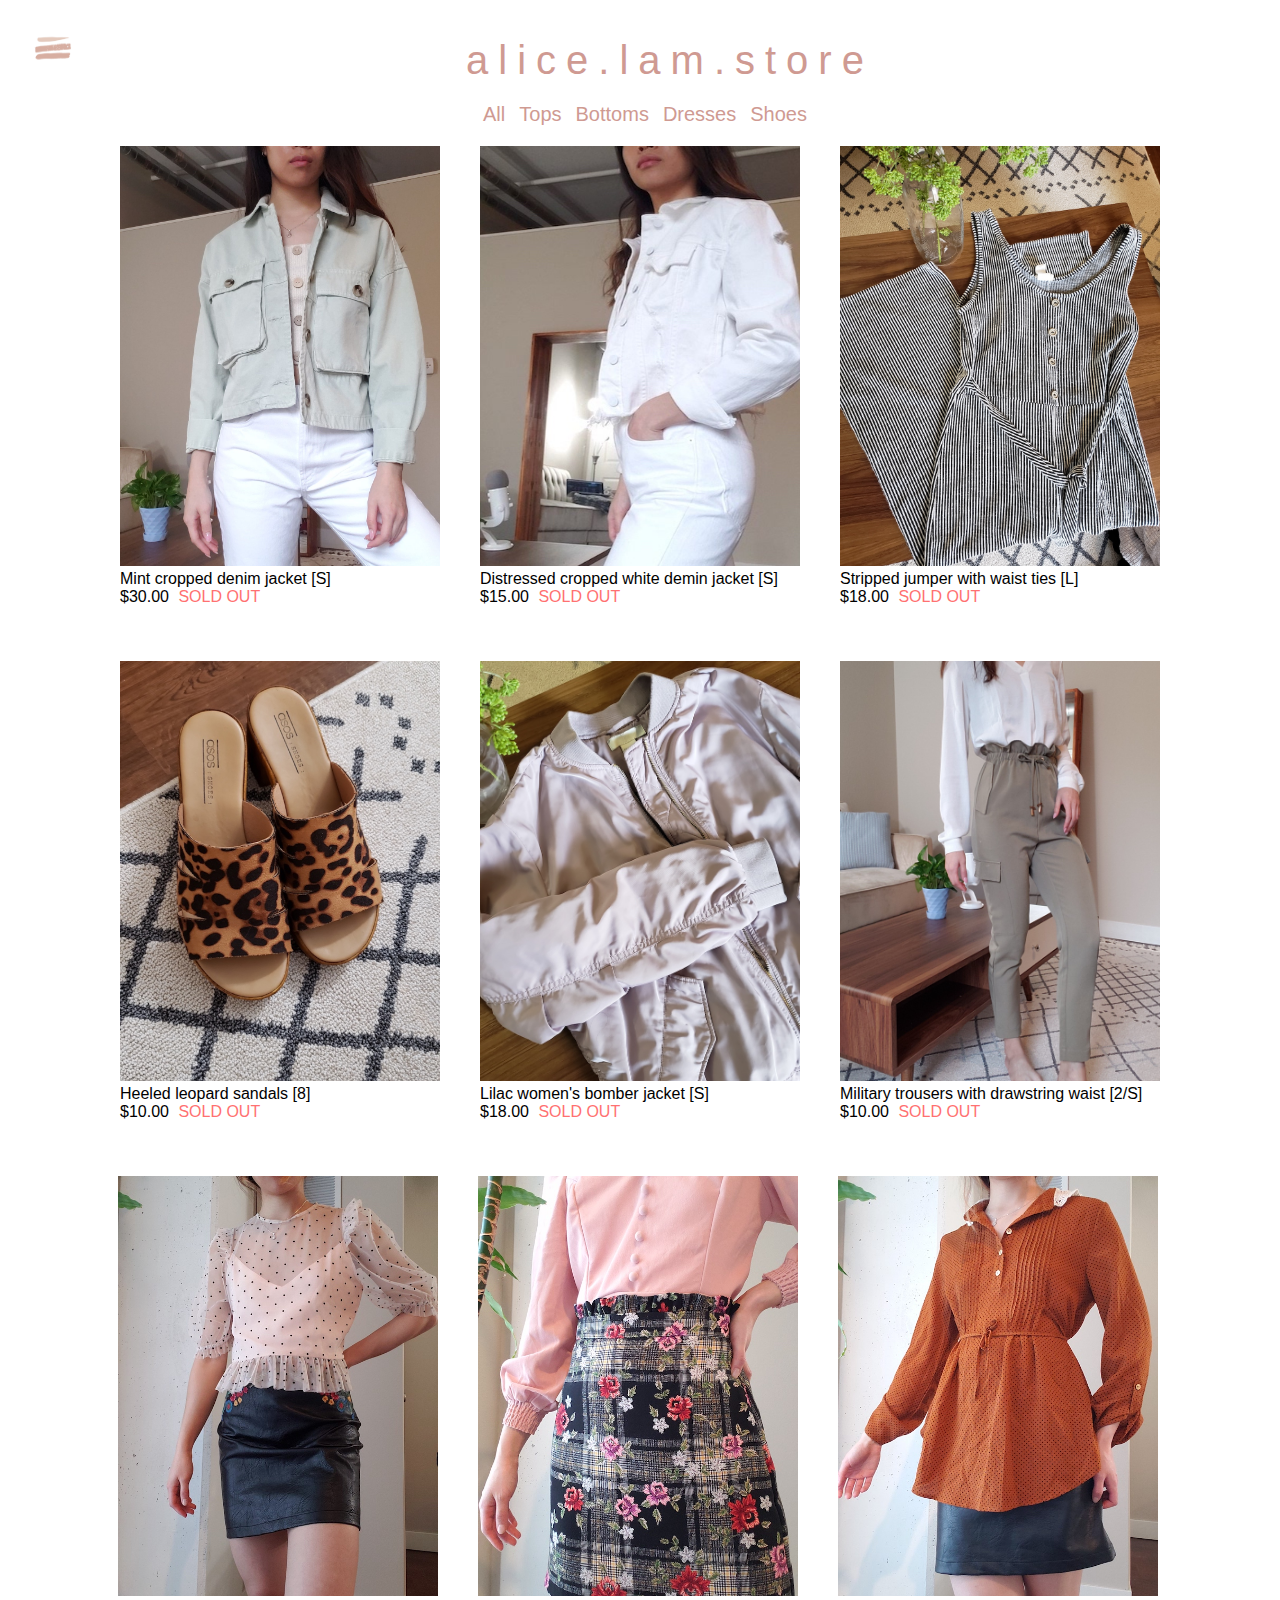
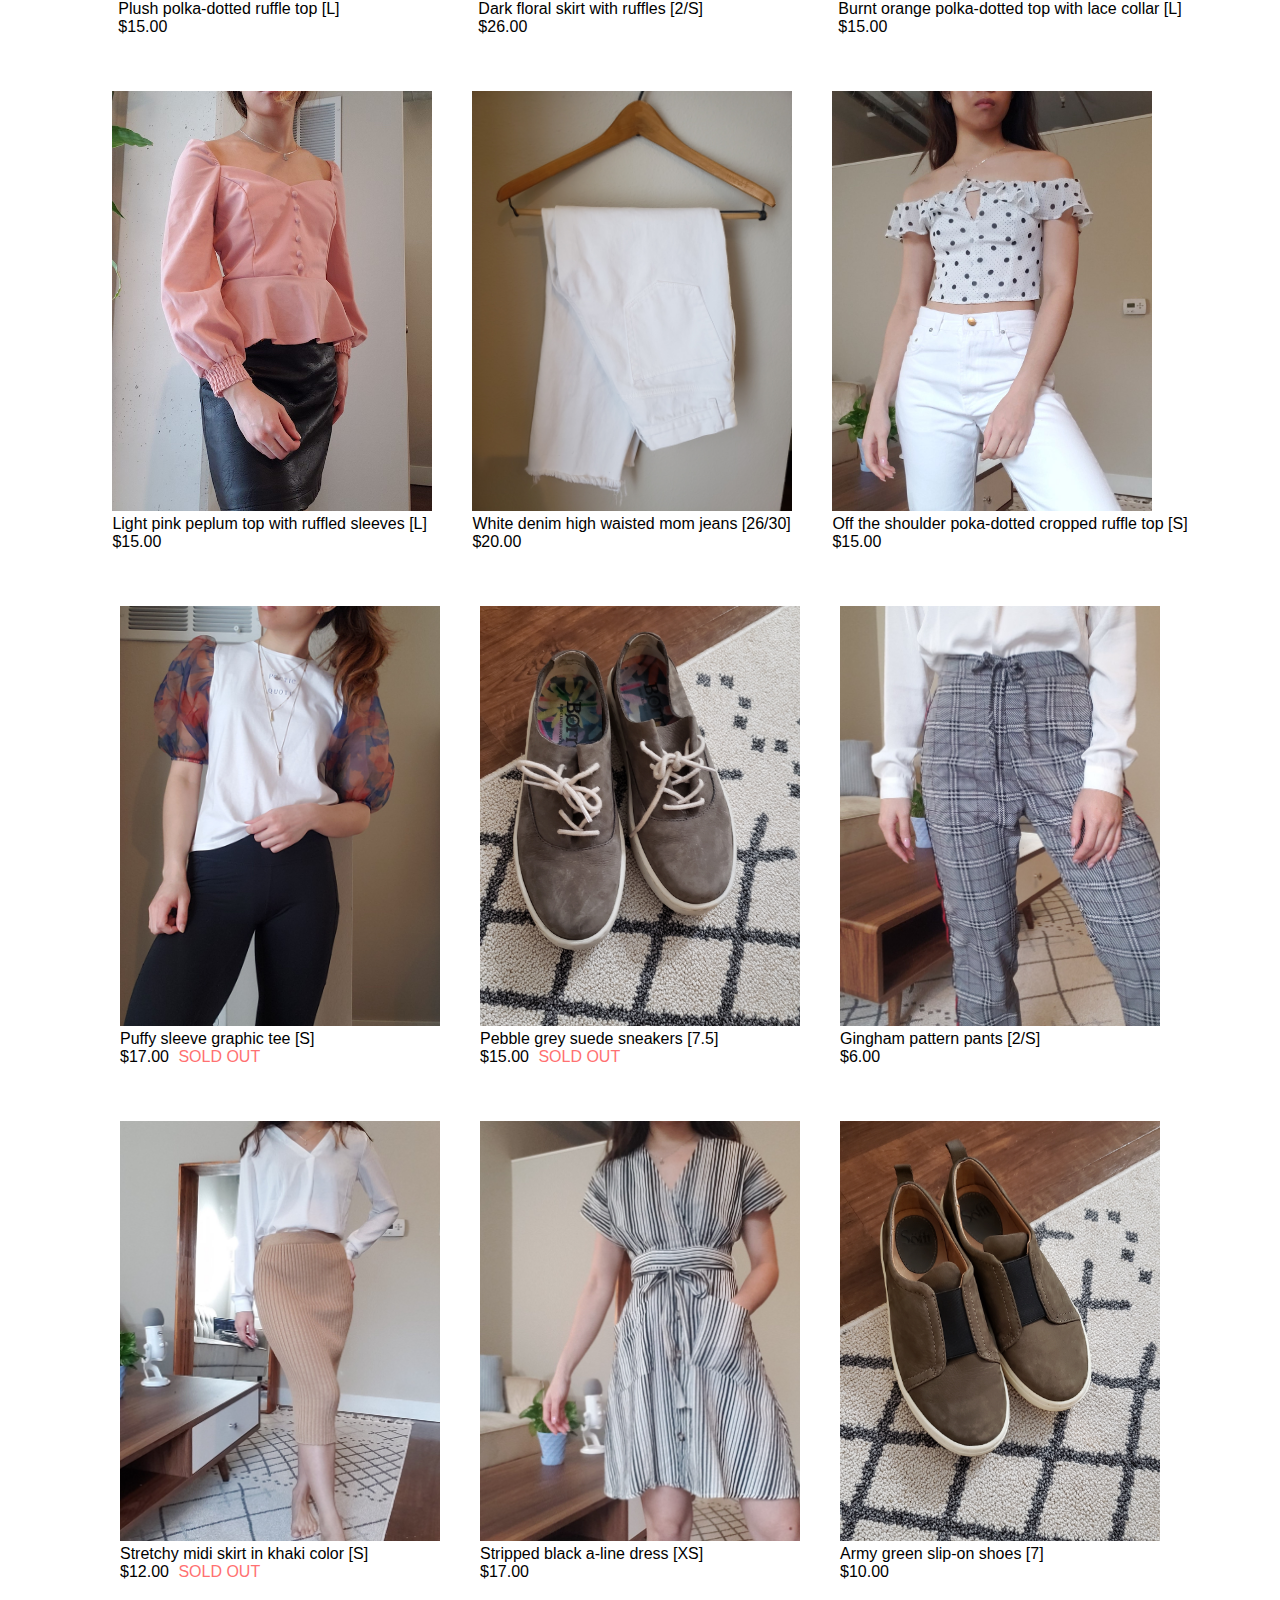
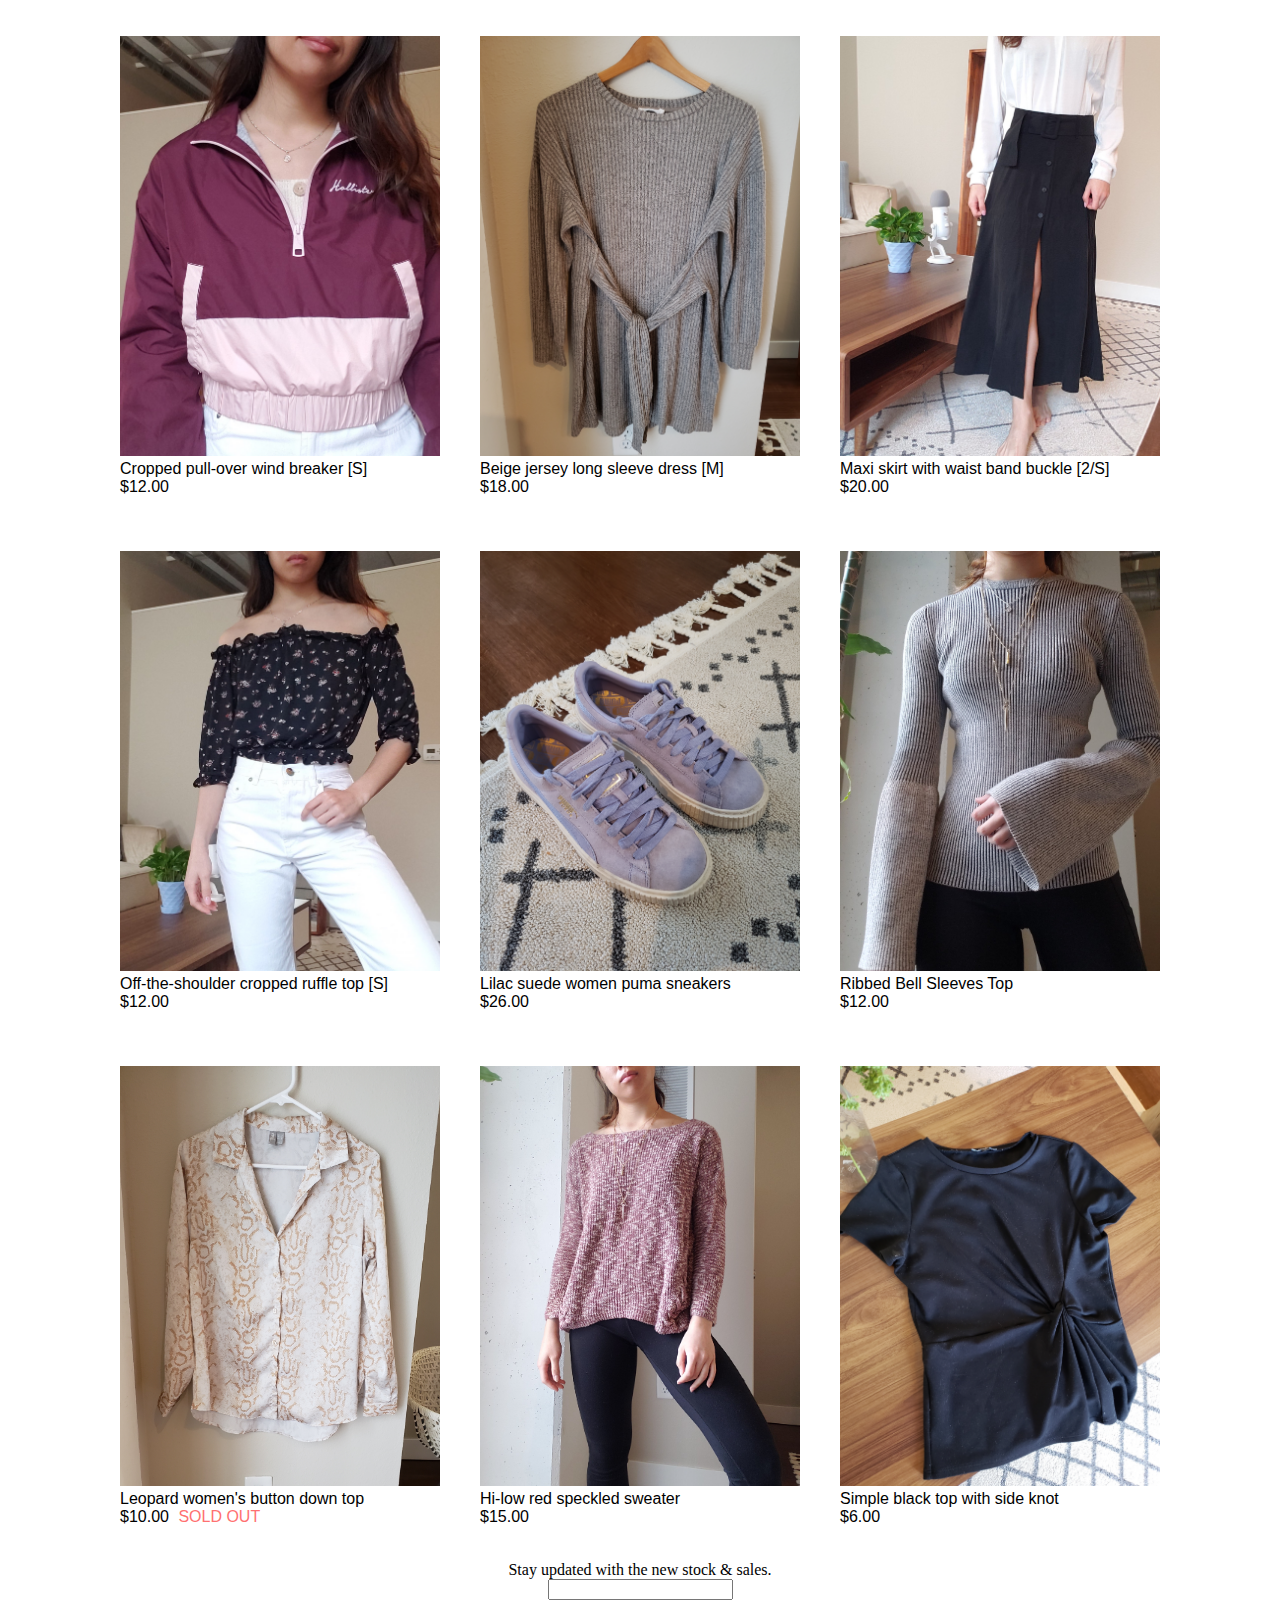
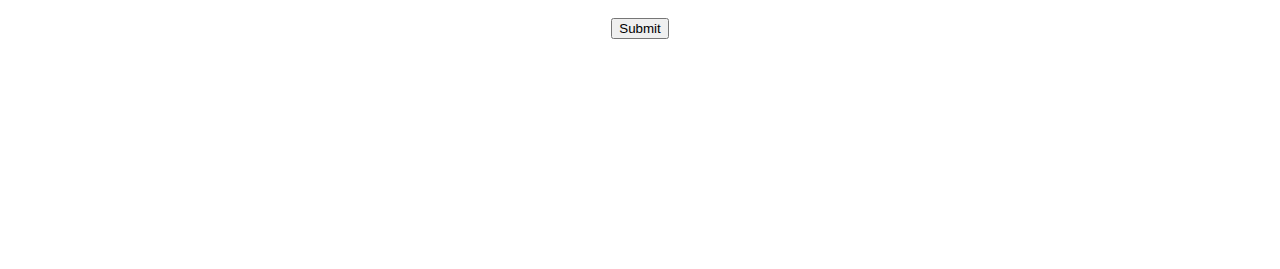
<file: index.html>
<!DOCTYPE html>
<html>
<head>
  <link rel="stylesheet" href="assets/css/style.css">
</head>

<div class="header" align="center" >
      <img
          class="header"
          align="left"
          src="assets/images/menu_icon.png"
          height="80"
          width="90">
      <div class="title">alice.lam.store</div>
</div>
  <div class="clothes_menu">
    <a href="#">All</a>
    <a href="#">Tops</a>
    <a href="#">Bottoms</a>
    <a href="#">Dresses</a>
    <a href="#">Shoes</a>
  </div>


<div align="center">
  <table>
    <colgroup>
      <col span="3">
      <col style="background-color:white">
    </colgroup>

    <tr>
      <figure class="fig_item">
          <a href="item_descr/item_1_descr.html">
            <img
                class="clothes_item_image"
                src="assets/images/20191102_144102.jpg"
                alt="Smiley face"
                height="420"
                width="320"
                onmouseover="this.src='assets/images/20191102_144319.jpg';"
                onmouseout="this.src='assets/images/20191102_144102.jpg';">
          </a>
        <figcaption>Mint cropped denim jacket [S]</figcaption>
        <figcaption>$30.00 <p class="inline_p_fig">SOLD OUT</p></figcaption>
      </figure>
    </tr>
    <tr>
      <figure class="fig_item">
        <a href="item_descr/item_2_descr.html">
          <img
              class="clothes_item_image"
              src="assets/images/20191102_143544.jpg"
              alt="Smiley face"
              height="420"
              width="320"
              onmouseover="this.src='assets/images/20191102_143534.jpg';"
              onmouseout="this.src='assets/images/20191102_143544.jpg';">
          </a>
        <figcaption>Distressed cropped white demin jacket [S]</figcaption>
        <figcaption>$15.00 <p class="inline_p_fig">SOLD OUT</p></figcaption>
      </figure>
    </tr>
    <tr>
      <figure class="fig_item">
        <img
            class="clothes_item_image"
            src="assets/images/20200307_143242.jpg"
            alt="Smiley face"
            height="420px"
            width="320px"
            onmouseover="this.src='assets/images/20200307_143707.jpg';"
            onmouseout="this.src='assets/images/20200307_143242.jpg';">
        <figcaption>Stripped jumper with waist ties [L]</figcaption>
        <figcaption>$18.00 <p class="inline_p_fig">SOLD OUT</p></figcaption>
      </figure>
    </tr>
    <tr>
      <figure class="fig_item">
        <img
            class="clothes_item_image"
            src="assets/images/20200217_165427.jpg"
            alt="Smiley face"
            height="420px"
            width="320px"
            onmouseover="this.src='assets/images/20200217_165443.jpg';"
            onmouseout="this.src='assets/images/20200217_165427.jpg';">
        <figcaption>Heeled leopard sandals [8]</figcaption>
        <figcaption>$10.00 <p class="inline_p_fig">SOLD OUT</p></figcaption>
      </figure>
    </tr>
    <tr>
      <figure class="fig_item">
        <img
            class="clothes_item_image"
            src="assets/images/20200307_142929-1.jpg"
            alt="Smiley face"
            height="420"
            width="320"
            onmouseover="this.src='assets/images/20200307_142810.jpg';"
            onmouseout="this.src='assets/images/20200307_142929-1.jpg';">
            <figcaption>Lilac women's bomber jacket [S]</figcaption>
            <figcaption>$18.00 <p class="inline_p_fig">SOLD OUT</p></figcaption>
      </figure>
    </tr>
    <tr>
      <figure class="fig_item">
        <img
            class="clothes_item_image"
            src="assets/images/20191102_161158.jpg"
            alt="Smiley face"
            height="420"
            width="320"
            onmouseover="this.src='assets/images/20191102_161531.jpg';"
            onmouseout="this.src='assets/images/20191102_161158.jpg';">
        <figcaption>Military trousers with drawstring waist [2/S]</figcaption>
        <figcaption>$10.00 <p class="inline_p_fig">SOLD OUT</p></figcaption>
      </figure>
    </tr>
    <tr>
      <figure class="fig_item">
        <img
            class="clothes_item_image"
            src="assets/images/20200313_165812.jpg"
            alt="Smiley face"
            height="420"
            width="320"
            onmouseover="this.src='assets/images/20200313_170412.jpg';"
            onmouseout="this.src='assets/images/20200313_165812.jpg';">
            <figcaption>Plush polka-dotted ruffle top [L]</figcaption>
            <figcaption>$15.00</figcaption>
        </figure>
    </tr>
    <tr>
      <figure class="fig_item">
        <img
            class="clothes_item_image"
            src="assets/images/20200313_171017.jpg"
            alt="Smiley face"
            height="420"
            width="320"
            onmouseover="this.src='assets/images/20200313_171752.jpg';"
            onmouseout="this.src='assets/images/20200313_171017.jpg';">
          <figcaption>Dark floral skirt with ruffles [2/S]</figcaption>
          <figcaption>$26.00</figcaption>
      </figure>
    </tr>
    <tr>
      <figure class="fig_item">
        <img
            class="clothes_item_image"
            src="assets/images/20200313_172031.jpg"
            alt="Smiley face"
            height="420"
            width="320"
            onmouseover="this.src='assets/images/20200313_172432.jpg';"
            onmouseout="this.src='assets/images/20200313_172031.jpg';">
            <figcaption>Burnt orange polka-dotted top with lace collar [L]</figcaption>
            <figcaption>$15.00</figcaption>
      </figure>
    </tr>
    <tr>
      <figure class="fig_item">
        <img
            class="clothes_item_image"
            src="assets/images/20200313_170652.jpg"
            alt="Smiley face"
            height="420"
            width="320"
            onmouseover="this.src='assets/images/20200313_171226.jpg';"
            onmouseout="this.src='assets/images/20200313_170652.jpg';">
            <figcaption>Light pink peplum top with ruffled sleeves [L]</figcaption>
            <figcaption>$15.00</figcaption>
      </figure>
    </tr>
    <tr>
      <figure class="fig_item">
        <img
            class="clothes_item_image"
            src="assets/images/20200315_172440.jpg"
            height="420"
            width="320"
            onmouseover="this.src='assets/images/20200313_181231.jpg';"
            onmouseout="this.src='assets/images/20200315_172440.jpg';">
            <figcaption>White denim high waisted mom jeans [26/30]</figcaption>
            <figcaption>$20.00</figcaption>
      </figure>
    </tr>
    <tr>
          <figure class="fig_item">
            <img
                class="clothes_item_image"
                src="assets/images/20191102_154144.jpg"
                height="420"
                width="320"
                onmouseover="this.src='assets/images/20191102_154157.jpg';"
                onmouseout="this.src='assets/images/20191102_154144.jpg';">
                <figcaption>Off the shoulder poka-dotted cropped ruffle top [S]</figcaption>
                <figcaption>$15.00</figcaption>
          </figure>
        </tr>
    <tr>
          <figure class="fig_item">
            <img
                class="clothes_item_image"
                src="assets/images/20200307_141250.jpg"
                height="420"
                width="320"
                onmouseover="this.src='assets/images/20200307_135530.jpg';"
                onmouseout="this.src='assets/images/20200307_141250.jpg';">
                <figcaption>Puffy sleeve graphic tee [S]</figcaption>
                <figcaption>$17.00 <p class="inline_p_fig">SOLD OUT</p></figcaption>
          </figure>
        </tr>
        <tr>
              <figure class="fig_item">
                <img
                    class="clothes_item_image"
                    src="assets/images/20200217_165409.jpg"
                    height="420"
                    width="320"
                    onmouseover="this.src='assets/images/20200217_165419.jpg';"
                    onmouseout="this.src='assets/images/20200217_165409.jpg';">
                    <figcaption>Pebble grey suede sneakers [7.5]</figcaption>
                    <figcaption>$15.00 <p class="inline_p_fig">SOLD OUT</p></figcaption>
              </figure>
        </tr>
        <tr>
          <figure class="fig_item">
            <img
                class="clothes_item_image"
                src="assets/images/20191102_161642.jpg"
                height="420"
                width="320"
                onmouseover="this.src='assets/images/20191102_161612.jpg';"
                onmouseout="this.src='assets/images/20191102_161642.jpg';">
                <figcaption>Gingham pattern pants [2/S]</figcaption>
                <figcaption>$6.00</figcaption>
          </figure>
        </tr>
        <tr>
              <figure class="fig_item">
                <img
                    class="clothes_item_image"
                    src="assets/images/20191102_155127.jpg"
                    height="420"
                    width="320"
                    onmouseover="this.src='assets/images/20191102_155246.jpg';"
                    onmouseout="this.src='assets/images/20191102_155127.jpg';">
                    <figcaption>Stretchy midi skirt in khaki color [S]</figcaption>
                    <figcaption>$12.00 <p class="inline_p_fig">SOLD OUT</p></figcaption>
              </figure>
        </tr>
        <tr>
              <figure class="fig_item">
                <img
                    class="clothes_item_image"
                    src="assets/images/20191102_162555.jpg"
                    height="420"
                    width="320"
                    onmouseover="this.src='assets/images/20191102_162612.jpg';"
                    onmouseout="this.src='assets/images/20191102_162555.jpg';">
                    <figcaption>Stripped black a-line dress [XS]</figcaption>
                    <figcaption>$17.00</figcaption>
              </figure>
        </tr>
        <tr>
              <figure class="fig_item">
                <img
                    class="clothes_item_image"
                    src="assets/images/20200217_165350.jpg"
                    height="420"
                    width="320"
                    onmouseover="this.src='assets/images/20200217_165354.jpg';"
                    onmouseout="this.src='assets/images/20200217_165350.jpg';">
                    <figcaption>Army green slip-on shoes [7]</figcaption>
                    <figcaption>$10.00</figcaption>
              </figure>
        </tr>
        <tr>
              <figure class="fig_item">
                <img
                    class="clothes_item_image"
                    src="assets/images/20191102_151824.jpg"
                    height="420"
                    width="320"
                    onmouseover="this.src='assets/images/20191102_151801.jpg';"
                    onmouseout="this.src='assets/images/20191102_151824.jpg';">
                    <figcaption>Cropped pull-over wind breaker [S]</figcaption>
                    <figcaption>$12.00</figcaption>
              </figure>
        </tr>
        <tr>
              <figure class="fig_item">
                <img
                    class="clothes_item_image"
                    src="assets/images/20200317_175526.jpg"
                    height="420"
                    width="320"
                    onmouseover="this.src='assets/images/20200317_175526.jpg';"
                    onmouseout="this.src='assets/images/20200307_145902.jpg';">
                    <figcaption>Beige jersey long sleeve dress [M]</figcaption>
                    <figcaption>$18.00</figcaption>
              </figure>
        </tr>
        <tr>
              <figure class="fig_item">
                <img
                    class="clothes_item_image"
                    src="assets/images/20191102_155859.jpg"
                    height="420"
                    width="320"
                    onmouseover="this.src='assets/images/20191102_160256.jpg';"
                    onmouseout="this.src='assets/images/20191102_155859.jpg';">
                    <figcaption>Maxi skirt with waist band buckle [2/S]</figcaption>
                    <figcaption>$20.00</figcaption>
              </figure>
        </tr>
        <tr>
              <figure class="fig_item">
                <img
                    class="clothes_item_image"
                    src="assets/images/20191102_154459.jpg"
                    height="420"
                    width="320"
                    onmouseover="this.src='assets/images/20191102_154850.jpg';"
                    onmouseout="this.src='assets/images/20191102_154459.jpg';">
                    <figcaption>Off-the-shoulder cropped ruffle top [S]</figcaption>
                    <figcaption>$12.00</figcaption>
              </figure>
        </tr>
        <tr>
              <figure class="fig_item">
                <img
                    class="clothes_item_image"
                    src="assets/images/20200313_174008.jpg"
                    height="420"
                    width="320"
                    onmouseover="this.src='assets/images/20200313_174036.jpg';"
                    onmouseout="this.src='assets/images/20200313_174008.jpg';">
                    <figcaption>Lilac suede women puma sneakers</figcaption>
                    <figcaption>$26.00</figcaption>
              </figure>
        </tr>
        <tr>
              <figure class="fig_item">
                <img
                    class="clothes_item_image"
                    src="assets/images/20200307_145052.jpg"
                    height="420"
                    width="320"
                    onmouseover="this.src='assets/images/20200307_145006.jpg';"
                    onmouseout="this.src='assets/images/20200307_145052.jpg';">
                    <figcaption>Ribbed Bell Sleeves Top</figcaption>
                    <figcaption>$12.00</figcaption>
              </figure>
        </tr>
        <tr>
              <figure class="fig_item">
                <img
                    class="clothes_item_image"
                    src="assets/images/20200307_140303.jpg"
                    height="420"
                    width="320"
                    onmouseover="this.src='assets/images/20200307_141955.jpg';"
                    onmouseout="this.src='assets/images/20200307_140303.jpg';">
                    <figcaption>Leopard women's button down top</figcaption>
                    <figcaption>$10.00 <p class="inline_p_fig">SOLD OUT</p></figcaption>
              </figure>
        </tr>
        <tr>
              <figure class="fig_item">
                <img
                    class="clothes_item_image"
                    src="assets/images/20200307_144435.jpg"
                    height="420"
                    width="320"
                    onmouseover="this.src='assets/images/20200307_144302.jpg';"
                    onmouseout="this.src='assets/images/20200307_144435.jpg';">
                    <figcaption>Hi-low red speckled sweater</figcaption>
                    <figcaption>$15.00</figcaption>
              </figure>
        </tr>
        <tr>
              <figure class="fig_item">
                <img
                    class="clothes_item_image"
                    src="assets/images/20200307_145746.jpg"
                    height="420"
                    width="320"
                    onmouseover="this.src='assets/images/20200307_145723.jpg';"
                    onmouseout="this.src='assets/images/20200307_145746.jpg';">
                    <figcaption>Simple black top with side knot</figcaption>
                    <figcaption>$6.00</figcaption>
              </figure>
        </tr>
  </table>
</div>

<div class="footer">
  Stay updated with the new stock & sales.
  <form action="mailto:lamalice9496@gmail.com" method="post" enctype="text/plain">
  <input type="text" id="fname" name="fname"><br><br>
  <input type="submit" value="Submit">
</form>
</div>
</file>
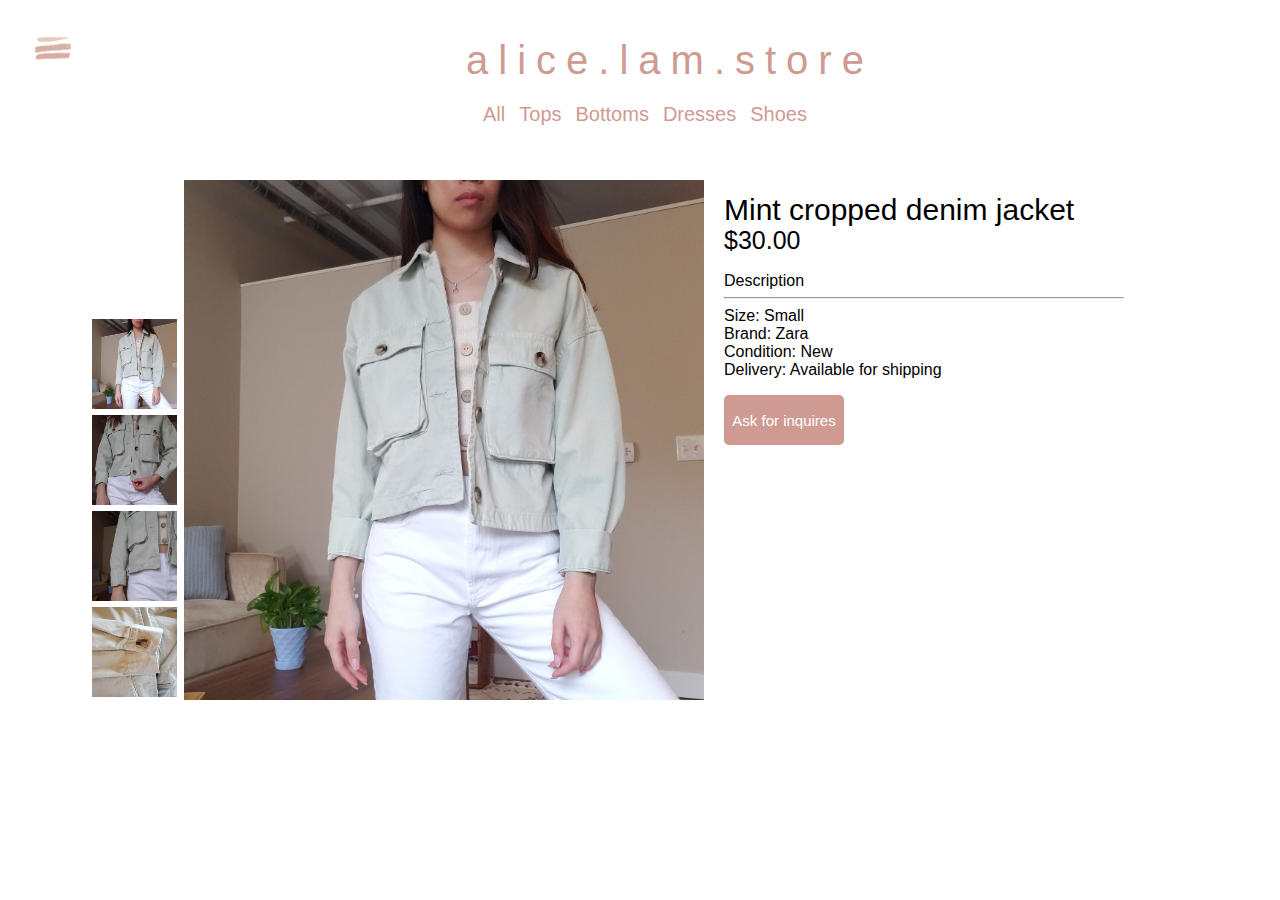
<file: item_descr/item_1_descr.html>
<!DOCTYPE html>
<html>
<head>
  <link rel='stylesheet' type='text/css' href='../assets/css/style.css'/>
</head>

  <div class="header" align="center" >
        <img
            class="header"
            align="left"
            src="../assets/images/menu_icon.png"
            height="80"
            width="90">
        <div class="title">alice.lam.store</div>
  </div>

  <div class="clothes_menu">
    <a href="#">All</a>
    <a href="#">Tops</a>
    <a href="#">Bottoms</a>
    <a href="#">Dresses</a>
    <a href="#">Shoes</a>
  </div>

<div class="content">
  <div class="image_preview">
    <img class="padding"src="../assets/images/20191102_144102.jpg">
    <img class="padding"src="../assets/images/20191102_144319.jpg">
    <img class="padding"src="../assets/images/20191102_144624.jpg">
    <img class="padding"src="../assets/images/20191102_144900.jpg">
  </div>

  <div class="image">
           <img
            class="image_on_description_page"
            src="../assets/images/20191102_144102.jpg">
  </div>
  <div class="description_group">
    <p class="item_header">Mint cropped denim jacket</p>
    <p class="item_price">$30.00</p>
    <p class="item_description_text">
      <br>
        <p>Description</p>
        <hr>
        Size: Small<br>
        Brand: Zara<br>
        Condition: New<br>
        Delivery: Available for shipping
    </p>
    <button class="inquries_button">Ask for inquires</button>
  </div>
</div>

</html>
</file>
<file: assets/css/style.css>
div.title {
  text-align: center;
  font-family: Gill Sans, sans-serif;
  font-size: 40px;
  padding: 30px 30px 20px 30px;
  font-weight: 500;
  color: #CF9A92;
  letter-spacing: 10px;
}

div.clothes_menu{
  text-align: center;
}

div.clothes_menu a {
  display: inline;
  color: #CF9A92;
  text-decoration: none;
  padding-left: 10px;
  font-family: Gill Sans, sans-serif;
  font-size: 20px;
  font-weight: 300;
}

img.clothes_item_image {
  padding-left:20px;
  padding-right: 20px;
  padding-top: 20px;
  display:inline;
  object-fit: cover;
}

img.header {
  display: inline;
}

p.item_description {
  line-height: 0px;
}

figure.fig_item{
  margin: 0;
  text-align: left;
  display: inline-block;
  padding-bottom: 35px;
}
figcaption {
  padding-left: 20px;
  font-family: Gill Sans, sans-serif;
  font-size: 16px;
  font-weight: 300;
}

p.inline_p_fig{
  display: inline;
  color: #FF7171;
  padding-left: 5px;
}

div.footer{
  text-align: center;
  width: 100%;
  height: 300px;
}

img.image_on_description_page{
  height: 520px;
  weight: 420px;
}

div.image{
  display: inline;
}

div.description_group{
  font-family: Gill Sans, sans-serif;
  width: 400px;
  margin-left: 20px;
  position: absolute;
  display: inline;
  text-align: left;
}

p.item_header{
  font-size: 30px;
  line-height: 0px;
}
p.item_price{
  line-height: 0px;
  font-size: 25px;
  font-weight: 500;
}
p.item_description_text{

}
button{
  color: white;
  font-size: 15px;
  font-family: Gill Sans, sans-serif;
  height: 50px;
  width: 120px;
  background-color: #CF9A92;
  border-radius: 5px;
  border: none;
}

div.image_preview img{
  display: block;
  height: 90px;
  width: 85px;
}
div.image_preview{
  display: inline-block;
}
p{
  line-height: 0px;
}
div.content{
  position: absolute;
  display: block;
  right: 20%;
  top: 20%;
  margin-right: 25%;

}
img.padding{
  padding: 3px;
}

a{
  text-decoration: none;
  color: black;
}
</file>
